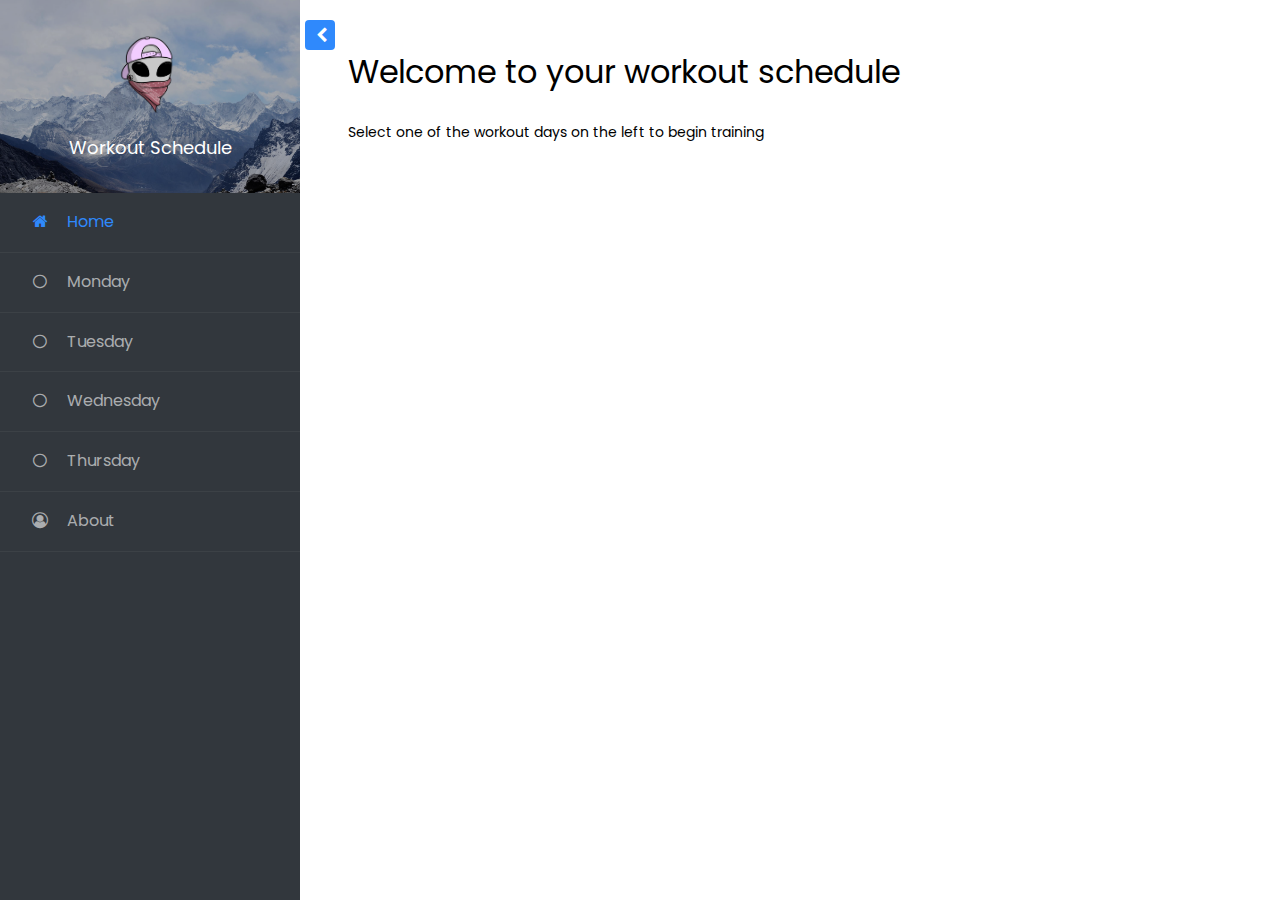
<file: index.html>
<!doctype html>
<html lang="en">
  <head>
    <title>Workout</title>
    <link rel="apple-touch-icon" sizes="180x180" href="images/apple-touch-icon.png">
    <link rel="icon" type="image/png" sizes="32x32" href="images/favicon-32x32.png">
    <link rel="icon" type="image/png" sizes="16x16" href="images/favicon-16x16.png">
    <link rel="manifest" href="images/site.webmanifest">
    <meta charset="utf-8">
    <meta name="viewport" content="width=device-width, initial-scale=1, shrink-to-fit=no">

    <link href="https://fonts.googleapis.com/css?family=Poppins:300,400,500,600,700,800,900" rel="stylesheet">
		
		<link rel="stylesheet" href="https://stackpath.bootstrapcdn.com/font-awesome/4.7.0/css/font-awesome.min.css">
		<link rel="stylesheet" href="css/style.css">
  </head>
  <body>
		
		<div class="wrapper d-flex align-items-stretch">
			<nav id="sidebar">
				<div class="custom-menu">
					<button type="button" id="sidebarCollapse" class="btn btn-primary">
	        </button>
        </div>
	  		<div class="img bg-wrap text-center py-4" style="background-image: url(images/bg_1.jpg);">
	  			<div class="user-logo">
	  				<div class="img" style="background-image: url(images/logo.jpg);"></div>
	  				<h3>Workout Schedule</h3>
	  			</div>
	  		</div>
        <ul class="list-unstyled components mb-5">
          <li class="active"> 
            <a href="#"><span class="fa fa-home mr-3 fa-fw"></span>Home</a>
          </li>
          <li>
            <a href="monday.html"><span class="fa fa-circle-thin mr-3 fa-fw"></span>Monday</a>
          </li>
          <li>
            <a href="tuesday.html"><span class="fa fa-circle-thin mr-3 fa-fw"></span>Tuesday</a>
          </li>
          <li>
            <a href="wednesday.html"><span class="fa fa-circle-thin mr-3 fa-fw"></span>Wednesday</a>
          </li>
          <li>
            <a href="thursday.html"><span class="fa fa-circle-thin mr-3 fa-fw"></span>Thursday</a>
          </li>
          <li>
            <a href="about.html"><span class="fa fa-user-circle-o mr-3 fa-fw"></span>About</a>
          </li>
        </ul>

    	</nav>

        <!-- Page Content  -->
      <div id="content" class="p-4 p-md-5 pt-5">
        <h2 class="mb-4">Welcome to your workout schedule</h2>
        <p>Select one of the workout days on the left to begin training</p>
      </div>
		</div>

    <script src="js/jquery.min.js"></script>
    <script src="js/popper.js"></script>
    <script src="js/bootstrap.min.js"></script>
    <script src="js/main.js"></script>
  </body>
</html>
</file>
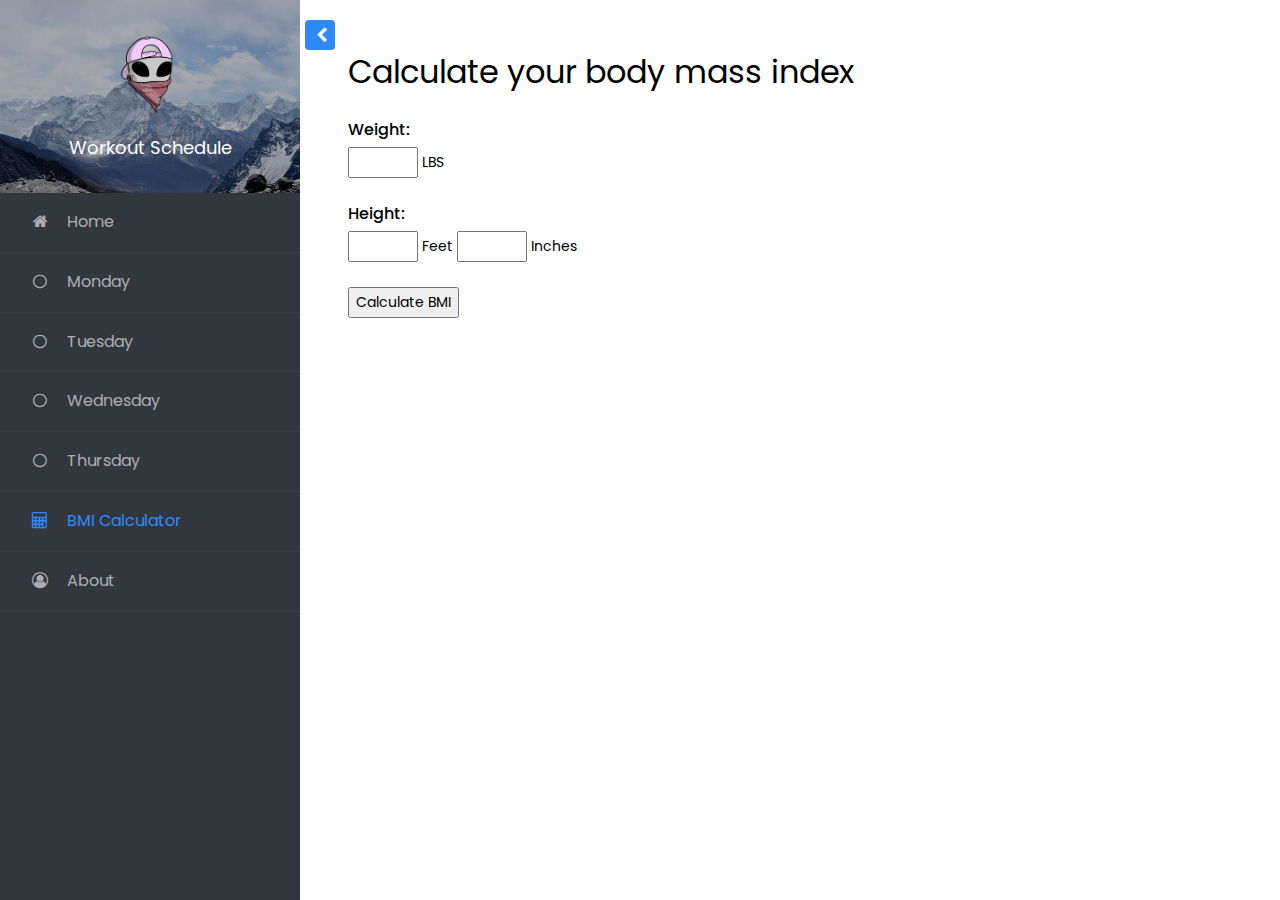
<file: bmi.html>
<!doctype html>
<html lang="en">
  <head>
    <title>Workout</title>
    <link rel="apple-touch-icon" sizes="180x180" href="images/apple-touch-icon.png">
    <link rel="icon" type="image/png" sizes="32x32" href="images/favicon-32x32.png">
    <link rel="icon" type="image/png" sizes="16x16" href="images/favicon-16x16.png">
    <link rel="manifest" href="images/site.webmanifest">
    <meta charset="utf-8">
    <meta name="viewport" content="width=device-width, initial-scale=1, shrink-to-fit=no">

    <link href="https://fonts.googleapis.com/css?family=Poppins:300,400,500,600,700,800,900" rel="stylesheet">
		
		<link rel="stylesheet" href="https://stackpath.bootstrapcdn.com/font-awesome/4.7.0/css/font-awesome.min.css">
		<link rel="stylesheet" href="css/style.css">
  </head>
  <body>
		
		<div class="wrapper d-flex align-items-stretch">
			<nav id="sidebar">
				<div class="custom-menu">
					<button type="button" id="sidebarCollapse" class="btn btn-primary">
	        </button>
        </div>
	  		<div class="img bg-wrap text-center py-4" style="background-image: url(images/bg_1.jpg);">
	  			<div class="user-logo">
	  				<div class="img" style="background-image: url(images/logo.jpg);"></div>
	  				<h3>Workout Schedule</h3>
	  			</div>
	  		</div>
        <ul class="list-unstyled components mb-5">
          <li> 
            <a href="index.html"><span class="fa fa-home mr-3 fa-fw"></span>Home</a>
          </li>
          <li>
            <a href="monday.html"><span class="fa fa-circle-thin mr-3 fa-fw"></span>Monday</a>
          </li>
          <li>
            <a href="tuesday.html"><span class="fa fa-circle-thin mr-3 fa-fw"></span>Tuesday</a>
          </li>
          <li>
            <a href="wednesday.html"><span class="fa fa-circle-thin mr-3 fa-fw"></span>Wednesday</a>
          </li>
          <li>
            <a href="thursday.html"><span class="fa fa-circle-thin mr-3 fa-fw"></span>Thursday</a>
          </li>
          <li class="active">
            <a href="#"><span class="fa fa-calculator mr-3 fa-fw"></span>BMI Calculator</a>
          </li>
          <li>
            <a href="about.html"><span class="fa fa-user-circle-o mr-3 fa-fw"></span>About</a>
          </li>
        </ul>

    	</nav>

        <!-- Page Content  -->
      <div id="content" class="p-4 p-md-5 pt-5">
        <h2 class="mb-4">Calculate your body mass index</h2>

        <form onsubmit="return calcBMI();">

          <h6>Weight:</h6>
          <input id="bmi-weight" type="number" min="1" max="999" required style="width: 5em;"/> 
          <span id="bmi-weight-unit">LBS</span>
          <br><br>
         
          <h6>Height:</h6>
          <input id="bmi-height-ft" type="number" min="1" max="10" required style="width: 5em;"/>
          <span id="bmi-height-unit">Feet</span>
          
          <input id="bmi-height-in" type="number" min="0" max="12" required style="width: 5em;"/>
          <span id="bmi-height-unit">Inches</span>
          <br><br>
         
          <input type="submit" value="Calculate BMI"/>
          <div id="bmi-results"></div>
        </form>

      </div>
		</div>

    <script src="js/jquery.min.js"></script>
    <script src="js/popper.js"></script>
    <script src="js/bootstrap.min.js"></script>
    <script src="js/main.js"></script>
  </body>
</html>
</file>
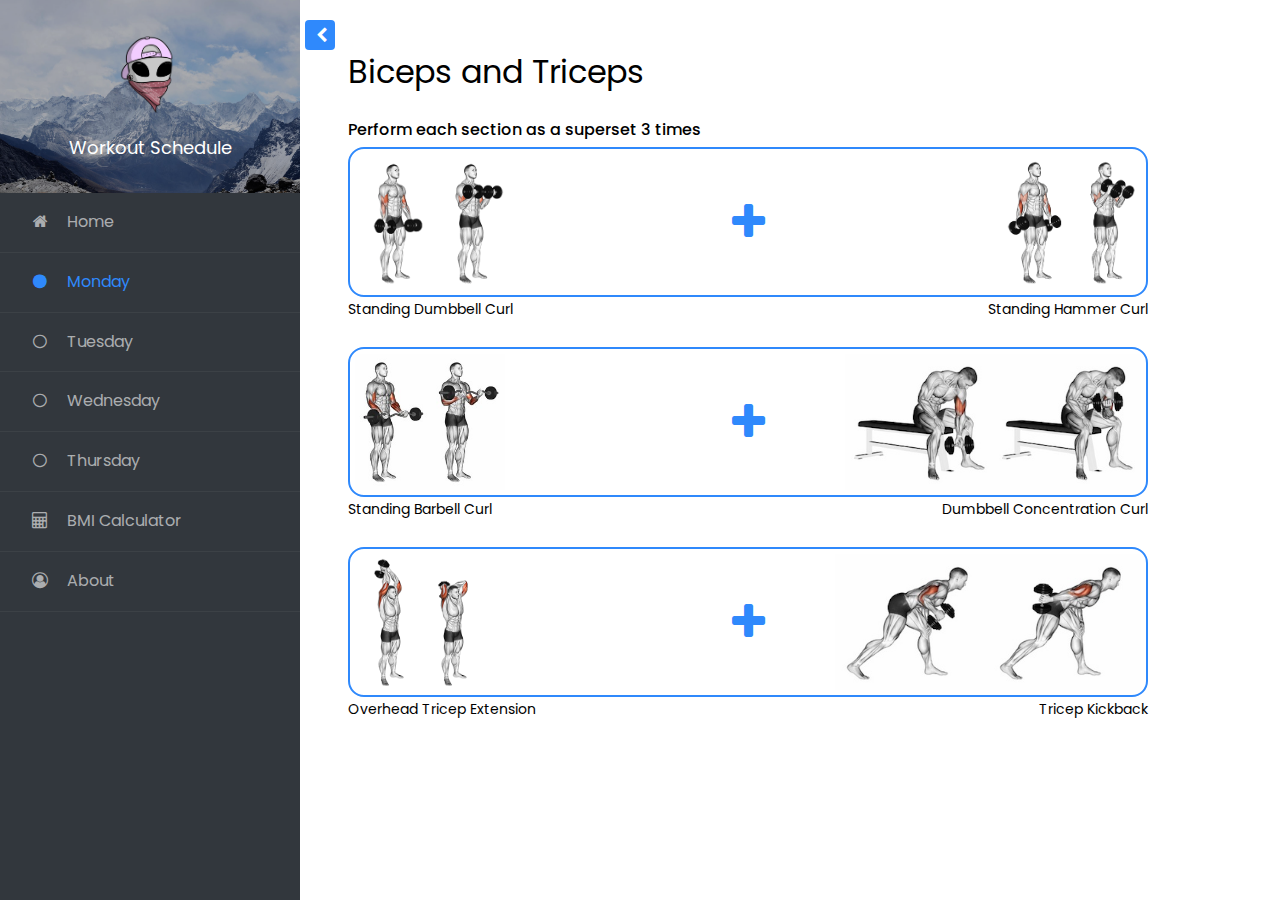
<file: monday.html>
<!doctype html>
<html lang="en">
  <head>
    <title>Monday</title>
    <link rel="apple-touch-icon" sizes="180x180" href="images/apple-touch-icon.png">
    <link rel="icon" type="image/png" sizes="32x32" href="images/favicon-32x32.png">
    <link rel="icon" type="image/png" sizes="16x16" href="images/favicon-16x16.png">
    <link rel="manifest" href="images/site.webmanifest">
    <meta charset="utf-8">
    <meta name="viewport" content="width=device-width, initial-scale=1, shrink-to-fit=no">

    <link href="https://fonts.googleapis.com/css?family=Poppins:300,400,500,600,700,800,900" rel="stylesheet">
		
		<link rel="stylesheet" href="https://stackpath.bootstrapcdn.com/font-awesome/4.7.0/css/font-awesome.min.css">
		<link rel="stylesheet" href="css/style.css">
  </head>
  <body>
		
		<div class="wrapper d-flex align-items-stretch">
			<nav id="sidebar">
				<div class="custom-menu">
					<button type="button" id="sidebarCollapse" class="btn btn-primary">
	        </button>
        </div>
	  		<div class="img bg-wrap text-center py-4" style="background-image: url(images/bg_1.jpg);">
	  			<div class="user-logo">
	  				<div class="img" style="background-image: url(images/logo.jpg);"></div>
	  				<h3>Workout Schedule</h3>
	  			</div>
	  		</div>
        <ul class="list-unstyled components mb-5">
          <li> 
            <a href="index.html"><span class="fa fa-home mr-3 fa-fw"></span>Home</a>
          </li>
          <li class="active">
            <a href="#"><span class="fa fa-circle mr-3 fa-fw"></span>Monday</a>
          </li>
          <li>
            <a href="tuesday.html"><span class="fa fa-circle-thin mr-3 fa-fw"></span>Tuesday</a>
          </li>
          <li>
            <a href="wednesday.html"><span class="fa fa-circle-thin mr-3 fa-fw"></span>Wednesday</a>
          </li>
          <li>
            <a href="thursday.html"><span class="fa fa-circle-thin mr-3 fa-fw"></span>Thursday</a>
          </li>
          <li>
            <a href="bmi.html"><span class="fa fa-calculator mr-3 fa-fw"></span>BMI Calculator</a>
          </li>
          <li>
            <a href="about.html"><span class="fa fa-user-circle-o mr-3 fa-fw"></span>About</a>
          </li>
        </ul>

    	</nav>

        <!-- Page Content  -->
      <div id="content" class="p-4 p-md-5 pt-5">
        <h2 class="mb-4">Biceps and Triceps</h2>
        <h6>Perform each section as a superset 3 times</h6>
        
        <div style="border: 2px solid #2f89fc; border-radius: 16px; width: 800px; height: 150px; text-align: center; position: relative;">
          <img src="images/workout/monday/curl.png" style="padding: 5px; float: left; max-height: 100%;">
          <p class="fa fa-plus fa-3x" style="color: #2f89fc; position: absolute; top: 50%; left: 50%; transform: translate(-50%, -50%);"></p>
          <img src="images/workout/monday/hammer.png" style="padding: 5px; float: right; max-height: 100%;">
        </div>
        <div style="width: 800px; height: 50px; text-align: center;">
          <p style="float: left;">Standing Dumbbell Curl</p>
          <p style="float: right;">Standing Hammer Curl</p>
        </div>
     
        <div style="border: 2px solid #2f89fc; border-radius: 16px; width: 800px; height: 150px; text-align: center; position: relative;">
          <img src="images/workout/monday/ez_bar_curl.jpeg" style="padding: 5px; float: left; max-height: 100%; ">
          <p class="fa fa-plus fa-3x" style="color: #2f89fc; position: absolute; top: 50%; left: 50%; transform: translate(-50%, -50%);"></p>
          <img src="images/workout/monday/concentration.jpeg" style="padding: 5px; float: right; max-height: 100%;">
        </div>
        <div style="width: 800px; height: 50px; text-align: center">
          <p style="float: left;">Standing Barbell Curl</p>
          <p style="float: right;">Dumbbell Concentration Curl</p>
        </div>

        <div style="border: 2px solid #2f89fc; border-radius: 16px; width: 800px; height: 150px; text-align: center; position: relative;">
          <img src="images/workout/monday/tricep_extensions.png" style="padding: 5px; float: left; max-height: 100%; ">
          <p class="fa fa-plus fa-3x" style="color: #2f89fc; position: absolute; top: 50%; left: 50%; transform: translate(-50%, -50%);"></p>
          <img src="images/workout/monday/tricep_kickback.jpeg" style="padding: 5px; float: right; max-height: 100%;">
        </div>
        <div style="width: 800px; height: 50px; text-align: center">
          <p style="float: left;">Overhead Tricep Extension</p>
          <p style="float: right;">Tricep Kickback</p>
        </div>
      </div>
		</div>

    <script src="js/jquery.min.js"></script>
    <script src="js/popper.js"></script>
    <script src="js/bootstrap.min.js"></script>
    <script src="js/main.js"></script>
  </body>
</html>
</file>
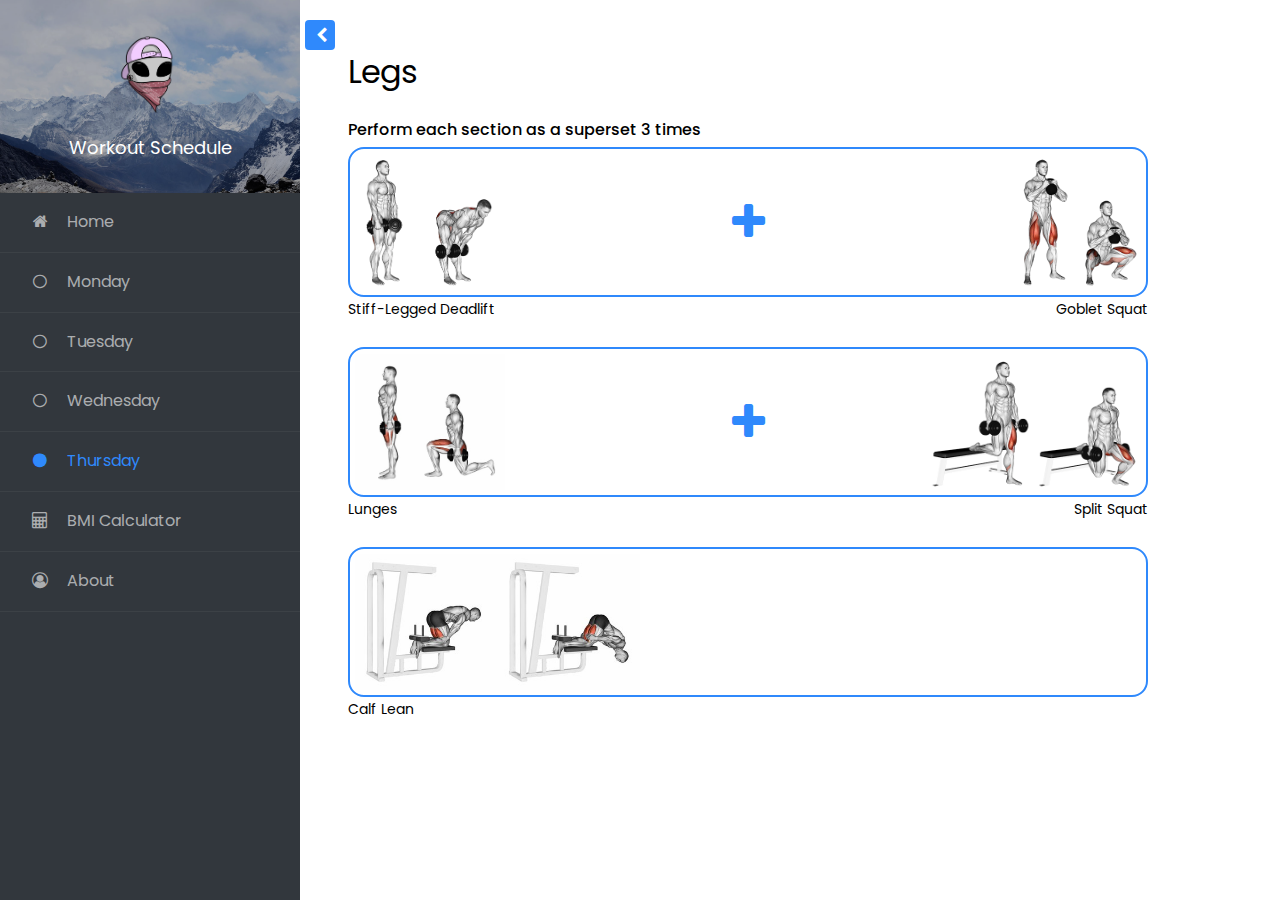
<file: thursday.html>
<!doctype html>
<html lang="en">
  <head>
    <title>Thursday</title>
    <link rel="apple-touch-icon" sizes="180x180" href="images/apple-touch-icon.png">
    <link rel="icon" type="image/png" sizes="32x32" href="images/favicon-32x32.png">
    <link rel="icon" type="image/png" sizes="16x16" href="images/favicon-16x16.png">
    <link rel="manifest" href="images/site.webmanifest">
    <meta charset="utf-8">
    <meta name="viewport" content="width=device-width, initial-scale=1, shrink-to-fit=no">

    <link href="https://fonts.googleapis.com/css?family=Poppins:300,400,500,600,700,800,900" rel="stylesheet">
		
		<link rel="stylesheet" href="https://stackpath.bootstrapcdn.com/font-awesome/4.7.0/css/font-awesome.min.css">
		<link rel="stylesheet" href="css/style.css">
  </head>
  <body>
		
		<div class="wrapper d-flex align-items-stretch">
			<nav id="sidebar">
				<div class="custom-menu">
					<button type="button" id="sidebarCollapse" class="btn btn-primary">
	        </button>
        </div>
	  		<div class="img bg-wrap text-center py-4" style="background-image: url(images/bg_1.jpg);">
	  			<div class="user-logo">
	  				<div class="img" style="background-image: url(images/logo.jpg);"></div>
	  				<h3>Workout Schedule</h3>
	  			</div>
	  		</div>
        <ul class="list-unstyled components mb-5">
          <li> 
            <a href="index.html"><span class="fa fa-home mr-3 fa-fw"></span>Home</a>
          </li>
          <li>
            <a href="monday.html"><span class="fa fa-circle-thin mr-3 fa-fw"></span>Monday</a>
          </li>
          <li>
            <a href="tuesday.html"><span class="fa fa-circle-thin mr-3 fa-fw"></span>Tuesday</a>
          </li>
          <li>
            <a href="wednesday.html"><span class="fa fa-circle-thin mr-3 fa-fw"></span>Wednesday</a>
          </li>
          <li class="active">
            <a href="#"><span class="fa fa-circle mr-3 fa-fw"></span>Thursday</a>
          </li>
          <li>
            <a href="bmi.html"><span class="fa fa-calculator mr-3 fa-fw"></span>BMI Calculator</a>
          </li>
          <li>
            <a href="about.html"><span class="fa fa-user-circle-o mr-3 fa-fw"></span>About</a>
          </li>
        </ul>

    	</nav>

        <!-- Page Content  -->
      <div id="content" class="p-4 p-md-5 pt-5">
        <h2 class="mb-4">Legs</h2>
        <h6>Perform each section as a superset 3 times</h6>

        <div style="border: 2px solid #2f89fc; border-radius: 16px; width: 800px; height: 150px; text-align: center; position: relative;">
          <img src="images/workout/thursday/stiff.png" style="padding: 5px; float: left; max-height: 100%;">
          <p class="fa fa-plus fa-3x" style="color: #2f89fc; position: absolute; top: 50%; left: 50%; transform: translate(-50%, -50%);"></p>
          <img src="images/workout/thursday/goblet.png" style="padding: 5px; float: right; max-height: 100%;">
        </div>
        <div style="width: 800px; height: 50px; text-align: center;">
          <p style="float: left;">Stiff-Legged Deadlift</p>
          <p style="float: right;">Goblet Squat</p>
        </div>
     
        <div style="border: 2px solid #2f89fc; border-radius: 16px; width: 800px; height: 150px; text-align: center; position: relative;">
          <img src="images/workout/thursday/lunges.jpeg" style="padding: 5px; float: left; max-height: 100%; ">
          <p class="fa fa-plus fa-3x" style="color: #2f89fc; position: absolute; top: 50%; left: 50%; transform: translate(-50%, -50%);"></p>
          <img src="images/workout/thursday/split.png" style="padding: 5px; float: right; max-height: 100%;">
        </div>
        <div style="width: 800px; height: 50px; text-align: center">
          <p style="float: left;">Lunges</p>
          <p style="float: right;">Split Squat</p>
        </div>

        <div style="border: 2px solid #2f89fc; border-radius: 16px; width: 800px; height: 150px; text-align: center; position: relative;">
          <img src="images/workout/thursday/lean.jpeg" style="padding: 5px; float: left; max-height: 100%; ">
        </div>
        <div style="width: 800px; height: 50px; text-align: center">
          <p style="float: left;">Calf Lean</p>
        </div>
      </div>
		</div>

    <script src="js/jquery.min.js"></script>
    <script src="js/popper.js"></script>
    <script src="js/bootstrap.min.js"></script>
    <script src="js/main.js"></script>
  </body>
</html>
</file>
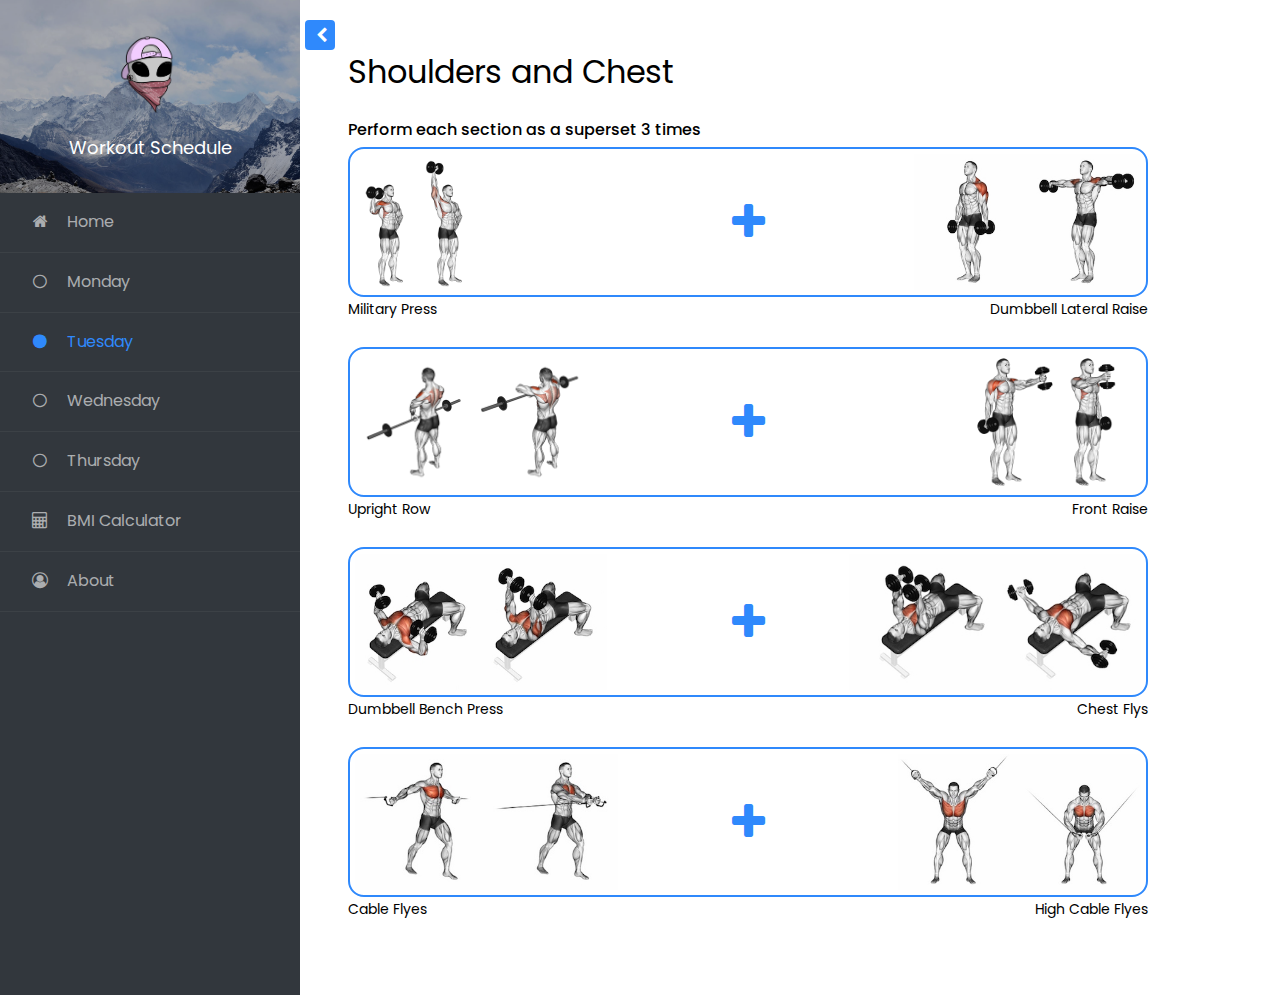
<file: tuesday.html>
<!doctype html>
<html lang="en">
  <head>
    <title>Tuesday</title>
    <link rel="apple-touch-icon" sizes="180x180" href="images/apple-touch-icon.png">
    <link rel="icon" type="image/png" sizes="32x32" href="images/favicon-32x32.png">
    <link rel="icon" type="image/png" sizes="16x16" href="images/favicon-16x16.png">
    <link rel="manifest" href="images/site.webmanifest">
    <meta charset="utf-8">
    <meta name="viewport" content="width=device-width, initial-scale=1, shrink-to-fit=no">

    <link href="https://fonts.googleapis.com/css?family=Poppins:300,400,500,600,700,800,900" rel="stylesheet">
		
		<link rel="stylesheet" href="https://stackpath.bootstrapcdn.com/font-awesome/4.7.0/css/font-awesome.min.css">
		<link rel="stylesheet" href="css/style.css">
  </head>
  <body>
		
		<div class="wrapper d-flex align-items-stretch">
			<nav id="sidebar">
				<div class="custom-menu">
					<button type="button" id="sidebarCollapse" class="btn btn-primary">
	        </button>
        </div>
	  		<div class="img bg-wrap text-center py-4" style="background-image: url(images/bg_1.jpg);">
	  			<div class="user-logo">
	  				<div class="img" style="background-image: url(images/logo.jpg);"></div>
	  				<h3>Workout Schedule</h3>
	  			</div>
	  		</div>
        <ul class="list-unstyled components mb-5">
          <li> 
            <a href="index.html"><span class="fa fa-home mr-3 fa-fw"></span>Home</a>
          </li>
          <li>
            <a href="monday.html"><span class="fa fa-circle-thin mr-3 fa-fw"></span>Monday</a>
          </li>
          <li class="active">
            <a href="#"><span class="fa fa-circle mr-3 fa-fw"></span>Tuesday</a>
          </li>
          <li>
            <a href="wednesday.html"><span class="fa fa-circle-thin mr-3 fa-fw"></span>Wednesday</a>
          </li>
          <li>
            <a href="thursday.html"><span class="fa fa-circle-thin mr-3 fa-fw"></span>Thursday</a>
          </li>
          <li>
            <a href="bmi.html"><span class="fa fa-calculator mr-3 fa-fw"></span>BMI Calculator</a>
          </li>
          <li>
            <a href="about.html"><span class="fa fa-user-circle-o mr-3 fa-fw"></span>About</a>
          </li>
        </ul>

    	</nav>

        <!-- Page Content  -->
      <div id="content" class="p-4 p-md-5 pt-5">
        <h2 class="mb-4">Shoulders and Chest</h2>
        <h6>Perform each section as a superset 3 times</h6>

        <div style="border: 2px solid #2f89fc; border-radius: 16px; width: 800px; height: 150px; text-align: center; position: relative;">
          <img src="images/workout/tuesday/military_press.png" style="padding: 5px; float: left; max-height: 100%;">
          <p class="fa fa-plus fa-3x" style="color: #2f89fc; position: absolute; top: 50%; left: 50%; transform: translate(-50%, -50%);"></p>
          <img src="images/workout/tuesday/lateral_raise.jpeg" style="padding: 5px; float: right; max-height: 100%;">
        </div>
        <div style="width: 800px; height: 50px; text-align: center;">
          <p style="float: left;">Military Press</p>
          <p style="float: right;">Dumbbell Lateral Raise</p>
        </div>
     
        <div style="border: 2px solid #2f89fc; border-radius: 16px; width: 800px; height: 150px; text-align: center; position: relative;">
          <img src="images/workout/tuesday/upright_row.png" style="padding: 5px; float: left; max-height: 100%; ">
          <p class="fa fa-plus fa-3x" style="color: #2f89fc; position: absolute; top: 50%; left: 50%; transform: translate(-50%, -50%);"></p>
          <img src="images/workout/tuesday/front_raise.png" style="padding: 5px; float: right; max-height: 100%;">
        </div>
        <div style="width: 800px; height: 50px; text-align: center">
          <p style="float: left;">Upright Row</p>
          <p style="float: right;">Front Raise</p>
        </div>

        <div style="border: 2px solid #2f89fc; border-radius: 16px; width: 800px; height: 150px; text-align: center; position: relative;">
          <img src="images/workout/tuesday/dumbbell_press.jpeg" style="padding: 5px; float: left; max-height: 100%; ">
          <p class="fa fa-plus fa-3x" style="color: #2f89fc; position: absolute; top: 50%; left: 50%; transform: translate(-50%, -50%);"></p>
          <img src="images/workout/tuesday/flyes.jpeg" style="padding: 5px; float: right; max-height: 100%;">
        </div>
        <div style="width: 800px; height: 50px; text-align: center">
          <p style="float: left;">Dumbbell Bench Press</p>
          <p style="float: right;">Chest Flys</p>
        </div>
        
        <div style="border: 2px solid #2f89fc; border-radius: 16px; width: 800px; height: 150px; text-align: center; position: relative;">
          <img src="images/workout/tuesday/cable_flyes.jpeg" style="padding: 5px; float: left; max-height: 100%; ">
          <p class="fa fa-plus fa-3x" style="color: #2f89fc; position: absolute; top: 50%; left: 50%; transform: translate(-50%, -50%);"></p>
          <img src="images/workout/tuesday/high_flyes.jpeg" style="padding: 5px; float: right; max-height: 100%;">
        </div>
        <div style="width: 800px; height: 50px; text-align: center">
          <p style="float: left;">Cable Flyes</p>
          <p style="float: right;">High Cable Flyes</p>
        </div>
      </div>
		</div>

    <script src="js/jquery.min.js"></script>
    <script src="js/popper.js"></script>
    <script src="js/bootstrap.min.js"></script>
    <script src="js/main.js"></script>
  </body>
</html>
</file>
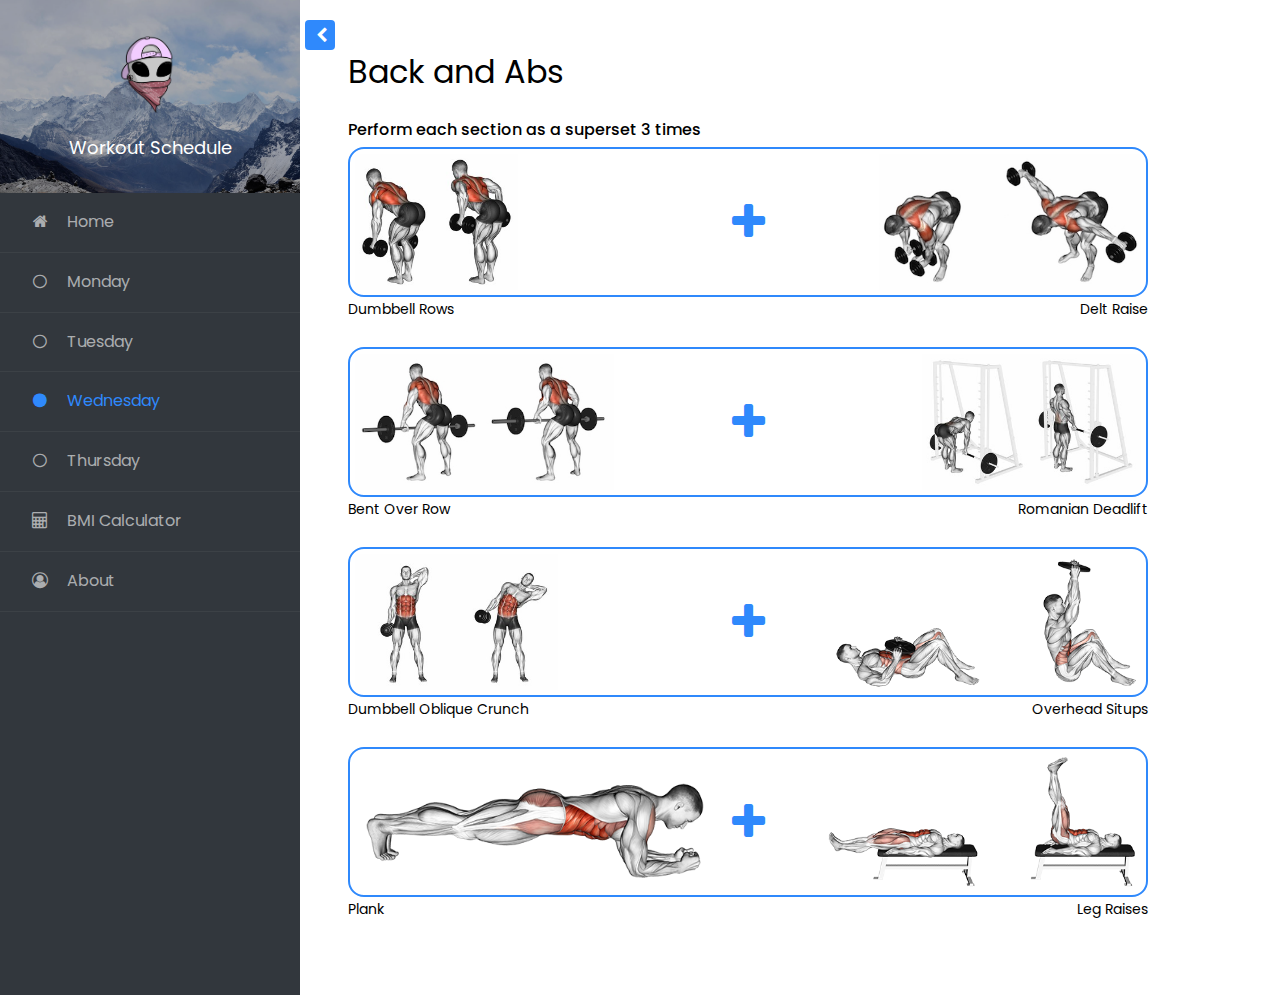
<file: wednesday.html>
<!doctype html>
<html lang="en">
  <head>
    <title>Wednesday</title>
    <link rel="apple-touch-icon" sizes="180x180" href="images/apple-touch-icon.png">
    <link rel="icon" type="image/png" sizes="32x32" href="images/favicon-32x32.png">
    <link rel="icon" type="image/png" sizes="16x16" href="images/favicon-16x16.png">
    <link rel="manifest" href="images/site.webmanifest">
    <meta charset="utf-8">
    <meta name="viewport" content="width=device-width, initial-scale=1, shrink-to-fit=no">

    <link href="https://fonts.googleapis.com/css?family=Poppins:300,400,500,600,700,800,900" rel="stylesheet">
		
		<link rel="stylesheet" href="https://stackpath.bootstrapcdn.com/font-awesome/4.7.0/css/font-awesome.min.css">
		<link rel="stylesheet" href="css/style.css">
  </head>
  <body>
		
		<div class="wrapper d-flex align-items-stretch">
			<nav id="sidebar">
				<div class="custom-menu">
					<button type="button" id="sidebarCollapse" class="btn btn-primary">
	        </button>
        </div>
	  		<div class="img bg-wrap text-center py-4" style="background-image: url(images/bg_1.jpg);">
	  			<div class="user-logo">
	  				<div class="img" style="background-image: url(images/logo.jpg);"></div>
	  				<h3>Workout Schedule</h3>
	  			</div>
	  		</div>
        <ul class="list-unstyled components mb-5">
          <li> 
            <a href="index.html"><span class="fa fa-home mr-3 fa-fw"></span>Home</a>
          </li>
          <li>
            <a href="monday.html"><span class="fa fa-circle-thin mr-3 fa-fw"></span>Monday</a>
          </li>
          <li>
            <a href="tuesday.html"><span class="fa fa-circle-thin mr-3 fa-fw"></span>Tuesday</a>
          </li>
          <li class="active">
            <a href="#"><span class="fa fa-circle mr-3 fa-fw"></span>Wednesday</a>
          </li>
          <li>
            <a href="thursday.html"><span class="fa fa-circle-thin mr-3 fa-fw"></span>Thursday</a>
          </li>
          <li>
            <a href="bmi.html"><span class="fa fa-calculator mr-3 fa-fw"></span>BMI Calculator</a>
          </li>
          <li>
            <a href="about.html"><span class="fa fa-user-circle-o mr-3 fa-fw"></span>About</a>
          </li>
        </ul>

    	</nav>

        <!-- Page Content  -->
      <div id="content" class="p-4 p-md-5 pt-5">
        <h2 class="mb-4">Back and Abs</h2>
        <h6>Perform each section as a superset 3 times</h6>

        <div style="border: 2px solid #2f89fc; border-radius: 16px; width: 800px; height: 150px; text-align: center; position: relative;">
          <img src="images/workout/wednesday/rows.jpeg" style="padding: 5px; float: left; max-height: 100%;">
          <p class="fa fa-plus fa-3x" style="color: #2f89fc; position: absolute; top: 50%; left: 50%; transform: translate(-50%, -50%);"></p>
          <img src="images/workout/wednesday/delt_raise.jpeg" style="padding: 5px; float: right; max-height: 100%;">
        </div>
        <div style="width: 800px; height: 50px; text-align: center;">
          <p style="float: left;">Dumbbell Rows</p>
          <p style="float: right;">Delt Raise</p>
        </div>
     
        <div style="border: 2px solid #2f89fc; border-radius: 16px; width: 800px; height: 150px; text-align: center; position: relative;">
          <img src="images/workout/wednesday/bent_over_rows.jpeg" style="padding: 5px; float: left; max-height: 100%; ">
          <p class="fa fa-plus fa-3x" style="color: #2f89fc; position: absolute; top: 50%; left: 50%; transform: translate(-50%, -50%);"></p>
          <img src="images/workout/wednesday/deadlift.jpeg" style="padding: 5px; float: right; max-height: 100%;">
        </div>
        <div style="width: 800px; height: 50px; text-align: center">
          <p style="float: left;">Bent Over Row</p>
          <p style="float: right;">Romanian Deadlift</p>
        </div>

        <div style="border: 2px solid #2f89fc; border-radius: 16px; width: 800px; height: 150px; text-align: center; position: relative;">
          <img src="images/workout/wednesday/oblique.jpeg" style="padding: 5px; float: left; max-height: 100%; ">
          <p class="fa fa-plus fa-3x" style="color: #2f89fc; position: absolute; top: 50%; left: 50%; transform: translate(-50%, -50%);"></p>
          <img src="images/workout/wednesday/overhead_situps.png" style="padding: 5px; float: right; max-height: 100%;">
        </div>
        <div style="width: 800px; height: 50px; text-align: center">
          <p style="float: left;">Dumbbell Oblique Crunch</p>
          <p style="float: right;">Overhead Situps</p>
        </div>
        
        <div style="border: 2px solid #2f89fc; border-radius: 16px; width: 800px; height: 150px; text-align: center; position: relative;">
          <img src="images/workout/wednesday/plank.png" style="padding: 5px; float: left; max-height: 100%; ">
          <p class="fa fa-plus fa-3x" style="color: #2f89fc; position: absolute; top: 50%; left: 50%; transform: translate(-50%, -50%);"></p>
          <img src="images/workout/wednesday/leg_raises.png" style="padding: 5px; float: right; max-height: 100%;">
        </div>
        <div style="width: 800px; height: 50px; text-align: center">
          <p style="float: left;">Plank</p>
          <p style="float: right;">Leg Raises</p>
        </div>
      </div>
		</div>

    <script src="js/jquery.min.js"></script>
    <script src="js/popper.js"></script>
    <script src="js/bootstrap.min.js"></script>
    <script src="js/main.js"></script>
  </body>
</html>
</file>
